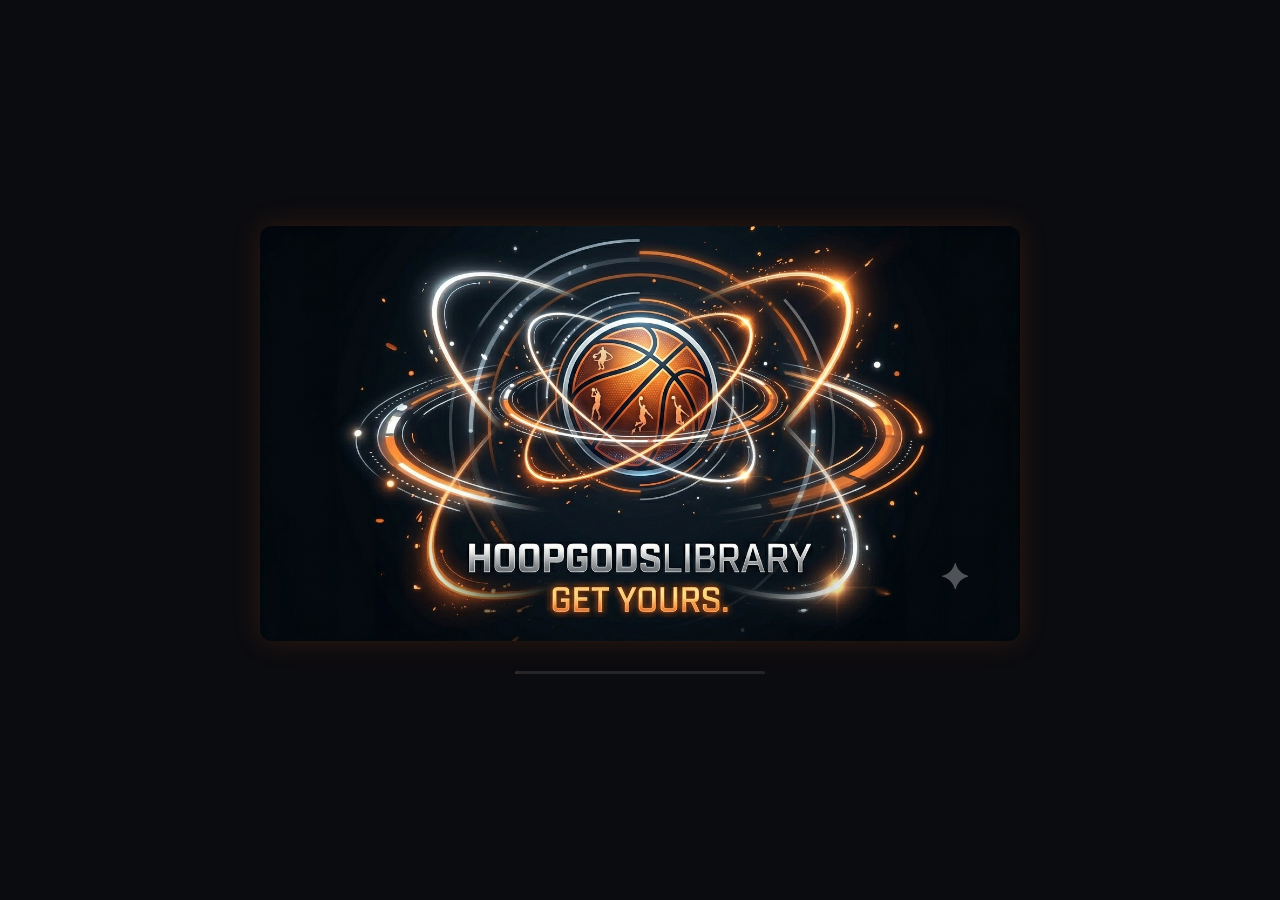
<file: html/loading.html>
<!DOCTYPE html>
<html lang="en">
<head>
    <meta charset="UTF-8">
    <meta name="viewport" content="width=device-width, initial-scale=1.0">
    <title>HoopGodsLibrary | Initializing</title>
    <link rel="stylesheet" href="../styles/loading.css">
</head>
<body>

    <div class="loading-container">
        <div class="logo-wrapper">
            <img src="../assets/images/logo.png" alt="HoopGodsLibrary Logo" class="loading-image">
        </div>
        
        <div class="glow-bar-container">
            <div class="glow-bar"></div>
        </div>
    </div>

    <script src="../scripts/loading.js"></script>
</body>
</html>
</file>
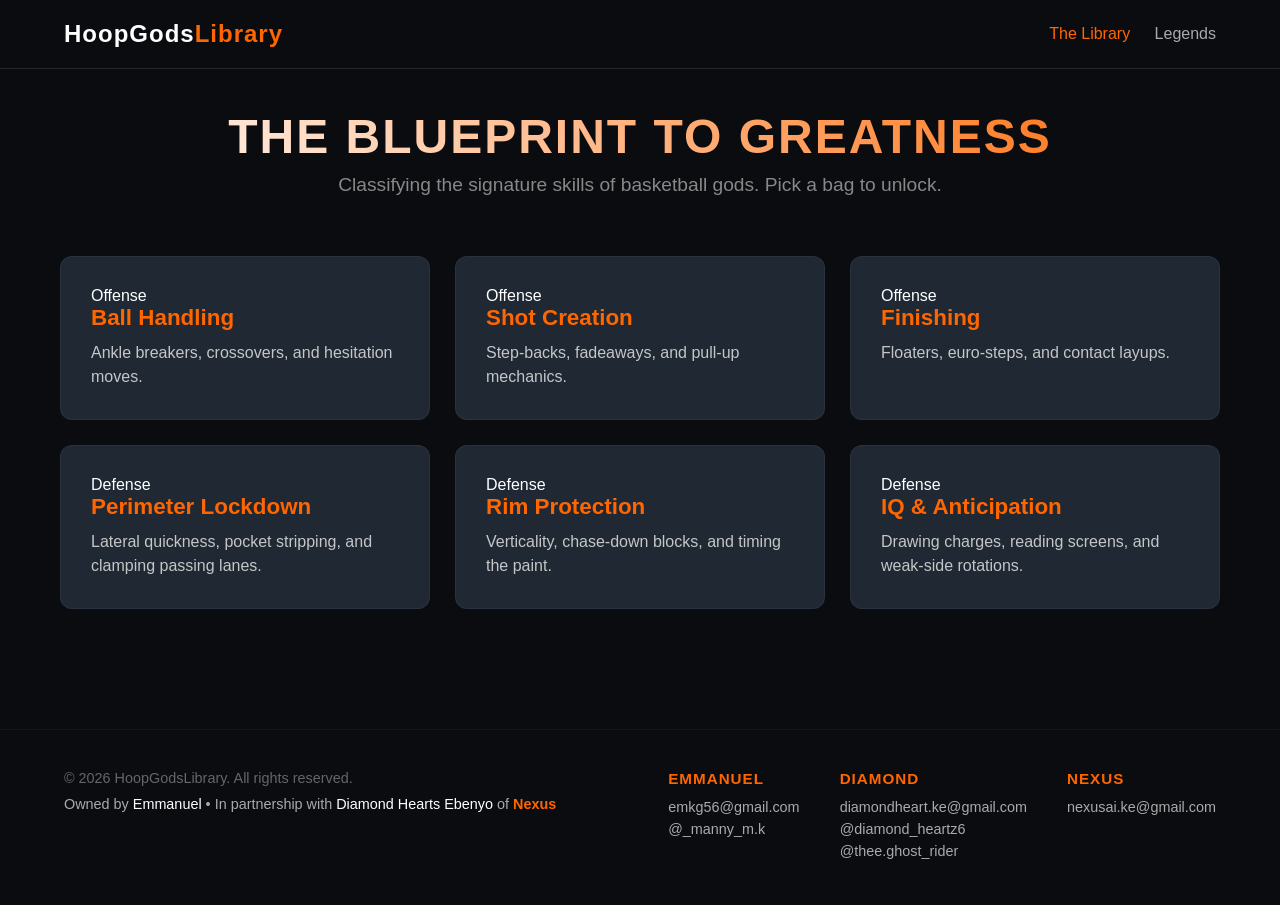
<file: html/main-hub.html>
<!DOCTYPE html>
<html lang="en">
<head>
    <meta charset="UTF-8">
    <meta name="viewport" content="width=device-width, initial-scale=1.0">
    <title>HoopGodsLibrary | Main Hub</title>
    <link rel="stylesheet" href="../styles/main-hub.css">
</head>
<body>

    <header class="navbar">
        <div class="logo">HoopGods<span>Library</span></div>
        <nav>
            <a href="#" class="active">The Library</a>
            <a href="#">Legends</a>
        </nav>
    </header>

    <main class="hub-container">
        <section class="welcome-hero">
            <h1>THE BLUEPRINT TO GREATNESS</h1>
            <p>Classifying the signature skills of basketball gods. Pick a bag to unlock.</p>
        </section>

        <section class="skills-grid">
            
            <div class="skill-card" onclick="openSkill('ball-handling')">
                <span class="category-badge offense">Offense</span>
                <h3>Ball Handling</h3>
                <p>Ankle breakers, crossovers, and hesitation moves.</p>
            </div>

            <div class="skill-card" onclick="openSkill('shot-creation')">
                <span class="category-badge offense">Offense</span>
                <h3>Shot Creation</h3>
                <p>Step-backs, fadeaways, and pull-up mechanics.</p>
            </div>

            <div class="skill-card" onclick="openSkill('finishing')">
                <span class="category-badge offense">Offense</span>
                <h3>Finishing</h3>
                <p>Floaters, euro-steps, and contact layups.</p>
            </div>

            <div class="skill-card" onclick="openSkill('perimeter-lockdown')">
                <span class="category-badge defense">Defense</span>
                <h3>Perimeter Lockdown</h3>
                <p>Lateral quickness, pocket stripping, and clamping passing lanes.</p>
            </div>

            <div class="skill-card" onclick="openSkill('rim-protection')">
                <span class="category-badge defense">Defense</span>
                <h3>Rim Protection</h3>
                <p>Verticality, chase-down blocks, and timing the paint.</p>
            </div>

            <div class="skill-card" onclick="openSkill('iq-anticipation')">
                <span class="category-badge defense">Defense</span>
                <h3>IQ & Anticipation</h3>
                <p>Drawing charges, reading screens, and weak-side rotations.</p>
            </div>

        </section>
    </main>

    <footer class="main-footer">
        <div class="footer-content">
            <div class="footer-credits">
                <p class="copyright">&copy; 2026 HoopGodsLibrary. All rights reserved.</p>
                <p class="partnership">
                    Owned by <strong>Emmanuel</strong> &bull; In partnership with <strong>Diamond Hearts Ebenyo</strong> of <span class="brand-highlight">Nexus</span>
                </p>
            </div>

            <div class="footer-contact-directory">
                <div class="contact-column">
                    <h4>Emmanuel</h4>
                    <a href="mailto:emkg56@gmail.com">emkg56@gmail.com</a>
                    <a href="https://instagram.com/_manny_m.k" target="_blank">@_manny_m.k</a>
                </div>
                
                <div class="contact-column">
                    <h4>Diamond</h4>
                    <a href="mailto:diamondheart.ke@gmail.com">diamondheart.ke@gmail.com</a>
                    <a href="https://instagram.com/diamond_heartz6" target="_blank">@diamond_heartz6</a>
                    <a href="https://instagram.com/thee.ghost_rider" target="_blank">@thee.ghost_rider</a>
                </div>

                <div class="contact-column">
                    <h4>Nexus</h4>
                    <a href="mailto:nexusai.ke@gmail.com">nexusai.ke@gmail.com</a>
                </div>
            </div>
        </div>
    </footer>

    <script>
        function openSkill(skillName) {
            // Sends the user to a page like skill-details.html?skill=ball-handling
            window.location.href = `skill-details.html?skill=${skillName}`;
        }
    </script>
</body>
</html>
</file>
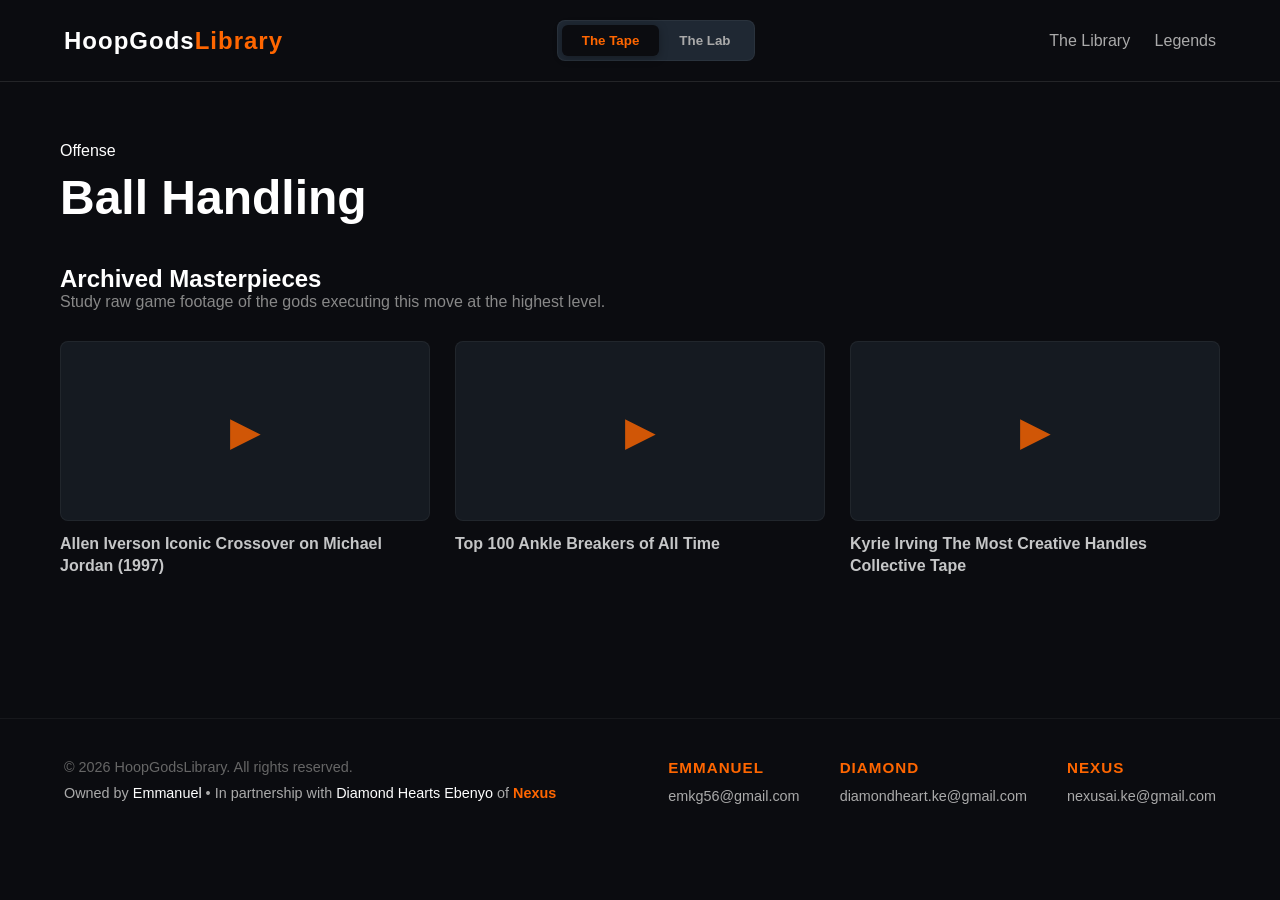
<file: html/skill-details.html>
<!DOCTYPE html>
<html lang="en">
<head>
    <meta charset="UTF-8">
    <meta name="referrer" content="strict-origin-when-cross-origin">
    <title>HoopGodsLibrary | Skill Vault</title>
    <link rel="stylesheet" href="../styles/main-hub.css">
    <link rel="stylesheet" href="../styles/skill-details.css">
</head>
<body>

    <header class="navbar">
        <div class="logo" onclick="window.location.href='main-hub.html'">HoopGods<span>Library</span></div>
        
        <div class="view-switcher">
            <button id="btn-tape" class="switch-btn active" onclick="switchView('tape')">The Tape</button>
            <button id="btn-lab" class="switch-btn" onclick="switchView('lab')">The Lab</button>
        </div>

        <nav>
            <a href="main-hub.html">The Library</a>
            <a href="#">Legends</a>
        </nav>
    </header>

    <main class="vault-container">
        <div class="skill-header-block">
            <span id="skill-category" class="category-badge">Loading...</span>
            <h1 id="skill-title">Loading Skill...</h1>
        </div>

        <section id="view-tape" class="vault-section active">
            <h2>Archived Masterpieces</h2>
            <p class="section-desc">Study raw game footage of the gods executing this move at the highest level.</p>
            <div class="video-grid" id="archive-video-grid"></div>
        </section>

        <section id="view-lab" class="vault-section">
            <h2>The Training Manual</h2>
            <p class="section-desc">Break down the mechanics, footwork, and drills required to add this to your bag.</p>
            <div class="tutorial-steps" id="tutorial-steps-container"></div>
        </section>
    </main>

    <div id="global-player-container" class="hidden-player">
        <button id="close-player-btn" onclick="minimizeOrClosePlayer()">&#8592; Exit</button>
        
        <div class="iframe-wrapper">
            <div id="youtube-iframe-placeholder"></div>
        </div>
    </div>

    <footer class="main-footer">
        <div class="footer-content">
            <div class="footer-credits">
                <p class="copyright">&copy; 2026 HoopGodsLibrary. All rights reserved.</p>
                <p class="partnership">Owned by <strong>Emmanuel</strong> &bull; In partnership with <strong>Diamond Hearts Ebenyo</strong> of <span class="brand-highlight">Nexus</span></p>
            </div>
            <div class="footer-contact-directory">
                <div class="contact-column">
                    <h4>Emmanuel</h4>
                    <a href="mailto:emkg56@gmail.com">emkg56@gmail.com</a>
                </div>
                <div class="contact-column">
                    <h4>Diamond</h4>
                    <a href="mailto:diamondheart.ke@gmail.com">diamondheart.ke@gmail.com</a>
                </div>
                <div class="contact-column">
                    <h4>Nexus</h4>
                    <a href="mailto:nexusai.ke@gmail.com">nexusai.ke@gmail.com</a>
                </div>
            </div>
        </div>
    </footer>

    <script src="https://www.youtube.com/iframe_api"></script>
    <script src="../scripts/skill-details.js"></script>
</body>
</html>
</file>
<file: styles/loading.css>
/* Reset and Base Styles */
* {
    margin: 0;
    padding: 0;
    box-sizing: border-box;
}

body {
    background-color: #0b0c10; /* Deep tech black */
    height: 100vh;
    display: flex;
    justify-content: center;
    align-items: center;
    overflow: hidden;
    font-family: 'Arial', sans-serif;
}

/* Container Layout */
.loading-container {
    display: flex;
    flex-direction: column;
    align-items: center;
    justify-content: center;
    width: 100%;
    max-width: 800px;
    padding: 20px;
    animation: fadeIn 1.5s ease-in-out;
}

/* Image Styling */
.logo-wrapper {
    width: 100%;
    margin-bottom: 30px;
    display: flex;
    justify-content: center;
}

.loading-image {
    max-width: 100%;
    height: auto;
    border-radius: 12px;
    box-shadow: 0 0 30px rgba(255, 102, 0, 0.15); /* Subtle orange glow matching the ball */
}

/* Sleek Minimal Progress Bar */
.glow-bar-container {
    width: 250px;
    height: 3px;
    background: rgba(255, 255, 255, 0.1);
    border-radius: 10px;
    overflow: hidden;
    position: relative;
}

.glow-bar {
    width: 100%;
    height: 100%;
    background: linear-gradient(90deg, #ff6600, #ffb300); /* Basketball orange to gold gradient */
    position: absolute;
    left: -100%;
    animation: loadingProgress 3s infinite ease-in-out;
    box-shadow: 0 0 8px #ff6600;
}

/* Animations */
@keyframes fadeIn {
    from { opacity: 0; transform: scale(0.95); }
    to { opacity: 1; transform: scale(1); }
}

@keyframes loadingProgress {
    0% { left: -100%; }
    50% { left: 0; }
    100% { left: 100%; }
}
</file>
<file: styles/main-hub.css>
* {
    margin: 0;
    padding: 0;
    box-sizing: border-box;
}

body {
    background-color: #0b0c10;
    color: #ffffff;
    font-family: 'Segoe UI', Tahoma, Geneva, Verdana, sans-serif;
}

/* Navbar */
.navbar {
    display: flex;
    justify-content: space-between;
    align-items: center;
    padding: 20px 5%;
    border-bottom: 1px solid rgba(255, 255, 255, 0.1);
}

.logo {
    font-size: 1.5rem;
    font-weight: bold;
    letter-spacing: 1px;
}

.logo span {
    color: #ff6600; /* Basketball Orange */
}

nav a {
    color: #aaaaaa;
    text-decoration: none;
    margin-left: 20px;
    font-weight: 500;
    transition: color 0.3s;
}

nav a:hover, nav a.active {
    color: #ff6600;
}

/* Hero Section */
.hub-container {
    max-width: 1200px;
    margin: 0 auto;
    padding: 40px 20px;
}

.welcome-hero {
    text-align: center;
    margin-bottom: 60px;
}

.welcome-hero h1 {
    font-size: 3rem;
    letter-spacing: 2px;
    margin-bottom: 10px;
    background: linear-gradient(45deg, #ffffff, #ff6600);
    -webkit-background-clip: text;
    -webkit-text-fill-color: transparent;
}

.welcome-hero p {
    color: #888888;
    font-size: 1.2rem;
}

/* Grid Layout */
.skills-grid {
    display: grid;
    grid-template-columns: repeat(auto-fit, minmax(300px, 1fr));
    gap: 25px;
}

.skill-card {
    background: #1f2833;
    padding: 30px;
    border-radius: 12px;
    border: 1px solid rgba(255, 255, 255, 0.05);
    cursor: pointer;
    transition: transform 0.3s, border-color 0.3s;
}

.skill-card:hover {
    transform: translateY(-5px);
    border-color: #ff6600;
}

.skill-card h3 {
    font-size: 1.4rem;
    margin-bottom: 10px;
    color: #ff6600;
}

.skill-card p {
    color: #c5c6c7;
    line-height: 1.5;
}

/* Footer Styles */
.main-footer {
    background-color: #0b0c10;
    border-top: 1px solid rgba(255, 255, 255, 0.05);
    padding: 40px 5%;
    margin-top: 80px;
    font-size: 0.9rem;
}

.footer-content {
    max-width: 1200px;
    margin: 0 auto;
    display: flex;
    justify-content: space-between;
    align-items: flex-start; /* Aligns top items across the flex container */
    flex-wrap: wrap;
    gap: 40px;
}

/* Left Side Alignment */
.footer-credits {
    flex: 1;
    min-width: 280px;
}

.footer-credits .copyright {
    color: #666666;
    margin-bottom: 8px;
}

.footer-credits .partnership {
    color: #aaaaaa;
    line-height: 1.5;
}

.footer-credits strong {
    color: #ffffff;
    font-weight: 500;
}

.brand-highlight {
    color: #ff6600;
    font-weight: bold;
}

/* Right Side: Contact Directory Alignment */
.footer-contact-directory {
    display: flex;
    gap: 40px;
    flex-wrap: wrap;
}

.contact-column {
    display: flex;
    flex-direction: column;
    align-items: flex-start; /* Align all text within column neatly to the left */
}

.contact-column h4 {
    color: #ff6600;
    font-size: 0.95rem;
    margin-bottom: 12px;
    text-transform: uppercase;
    letter-spacing: 1px;
}

.contact-column a {
    color: #aaaaaa;
    text-decoration: none;
    margin-bottom: 6px;
    transition: color 0.2s ease;
}

.contact-column a:hover {
    color: #ffffff;
}

/* Responsive adjustment for mobile screens */
@media (max-width: 768px) {
    .footer-content {
        flex-direction: column;
        align-items: center;
        text-align: center;
    }
    
    .footer-contact-directory {
        justify-content: center;
        width: 100%;
        gap: 30px;
    }
    
    .contact-column {
        align-items: center; /* Center text layouts on mobile views */
    }
}
</file>
<file: styles/skill-details.css>
/* Layout Alignment */
.vault-container {
    max-width: 1200px;
    margin: 0 auto;
    padding: 60px 20px;
}

.skill-header-block {
    margin-bottom: 40px;
}

.skill-header-block h1 {
    font-size: 3rem;
    margin-top: 10px;
}

.section-desc {
    color: #888888;
    margin-bottom: 30px;
}

/* View Switcher Controls in Header */
.view-switcher {
    display: flex;
    background: #1f2833;
    padding: 4px;
    border-radius: 8px;
    border: 1px solid rgba(255, 255, 255, 0.05);
}

.switch-btn {
    background: transparent;
    border: none;
    color: #aaaaaa;
    padding: 8px 20px;
    font-weight: 600;
    cursor: pointer;
    border-radius: 6px;
    transition: all 0.2s ease;
}

.switch-btn:hover {
    color: #ffffff;
}

.switch-btn.active {
    background: #0b0c10;
    color: #ff6600;
    box-shadow: 0 2px 10px rgba(0,0,0,0.3);
}

/* Section Toggle Visibility Rules */
.vault-section {
    display: none;
}

.vault-section.active {
    display: block;
    animation: simpleFade 0.4s ease-in-out;
}

/* Video Grid Asset Styles */
.video-grid {
    display: grid;
    grid-template-columns: repeat(auto-fit, minmax(280px, 1fr));
    gap: 25px;
}

.video-card h4 {
    margin-top: 12px;
    color: #c5c6c7;
    line-height: 1.4;
}

.video-thumbnail-mock {
    background: #151a21;
    height: 180px;
    border-radius: 8px;
    display: flex;
    justify-content: center;
    align-items: center;
    border: 1px solid rgba(255, 255, 255, 0.05);
    cursor: pointer;
    transition: transform 0.2s ease;
}

.video-thumbnail-mock:hover {
    transform: scale(1.02);
    border-color: rgba(255, 102, 0, 0.4);
}

.play-icon {
    font-size: 2.5rem;
    color: #ff6600;
    opacity: 0.8;
}

/* Tutorial Layout Styles */
.tutorial-steps {
    display: flex;
    flex-direction: column;
    gap: 20px;
}

.lab-step-card {
    background: #1f2833;
    padding: 25px;
    border-radius: 8px;
    border-left: 4px solid #ff6600;
}

@keyframes simpleFade {
    from { opacity: 0; transform: translateY(5px); }
    to { opacity: 1; transform: translateY(0); }
}

/* ==========================================================================
   GLOBAL INTEGRATED MEDIA STAGE
   ========================================================================== */

#global-player-container {
    position: fixed;
    z-index: 9999;
    background: #000000;
    box-shadow: 0 10px 50px rgba(0,0,0,0.8);
    transition: all 0.4s cubic-bezier(0.25, 1, 0.5, 1);
    display: flex;
    flex-direction: column;
}

.iframe-wrapper {
    width: 100%;
    height: 100%;
    flex-grow: 1;
}

/* STATE 1: COMPLETELY HIDDEN */
.hidden-player {
    display: none !important;
}

/* STATE 2: LOUD ABSOLUTE FULLSCREEN MODE */
.fullscreen-mode {
    top: 0;
    left: 0;
    width: 100vw;
    height: 100vh;
}

/* STATE 3: YOUR REQUESTED MINIMIZED FLOATING CORNER VIEW */
.minimized-mode {
    bottom: 20px;
    right: 20px;
    width: 340px;
    height: 200px;
    border-radius: 8px;
    border: 2px solid #ff6600;
    overflow: hidden;
}

/* BACK ARROW CONTROL STYLING */
#close-player-btn {
    position: absolute;
    top: 15px;
    left: 15px;
    z-index: 10000;
    background: rgba(11, 12, 16, 0.85);
    color: #ffffff;
    border: 1px solid #ff6600;
    padding: 8px 16px;
    border-radius: 4px;
    cursor: pointer;
    font-weight: bold;
    transition: background 0.2s;
}

#close-player-btn:hover {
    background: #ff6600;
}

/* Adjust back action text placement slightly when inside tiny thumbnail box */
.minimized-mode #close-player-btn {
    top: 5px;
    left: 5px;
    font-size: 0.75rem;
    padding: 4px 8px;
}
</file>
